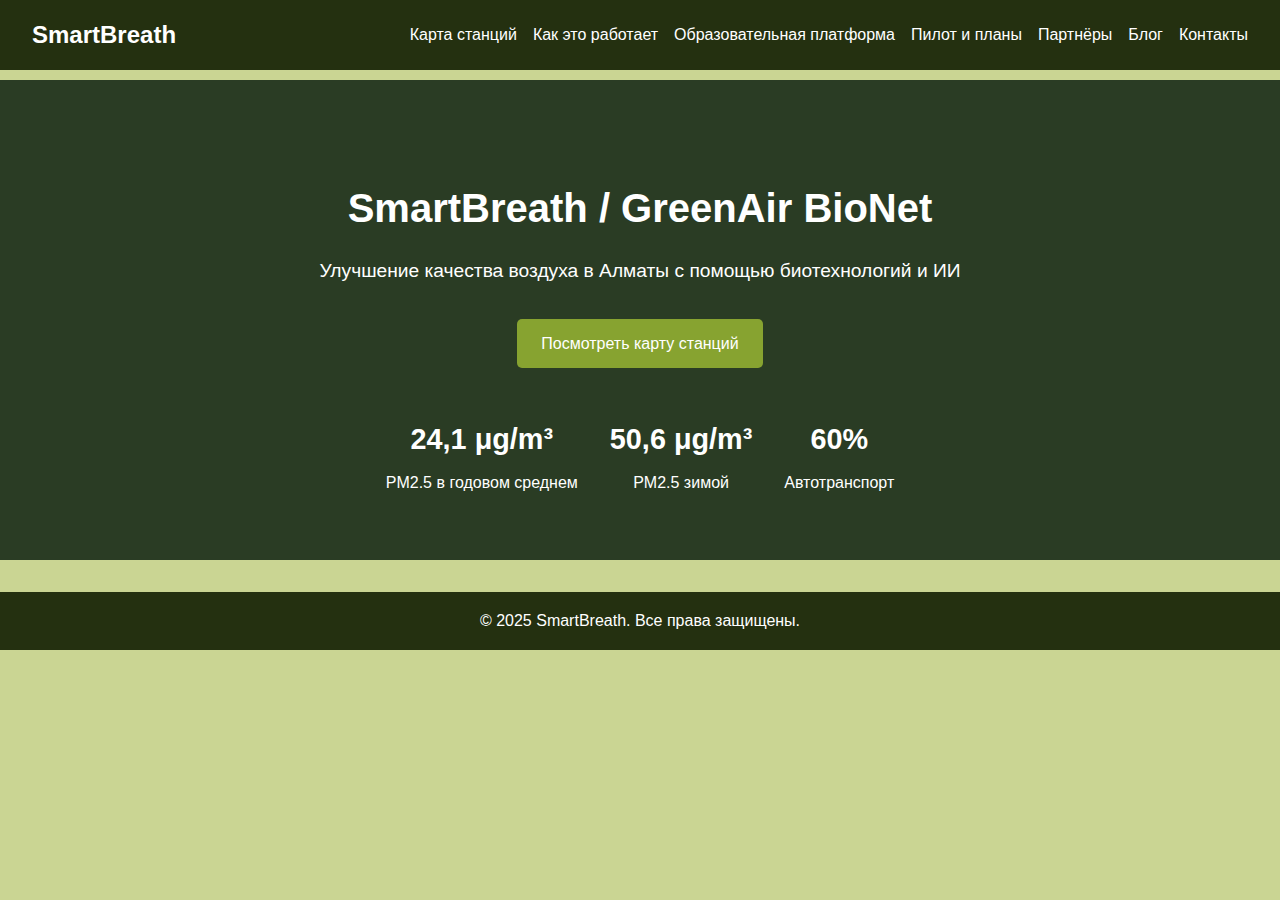
<file: smartbreath/index.html>
<!DOCTYPE html>
<html lang="ru">
<head>
  <meta charset="UTF-8">
  <meta name="viewport" content="width=device-width, initial-scale=1.0">
  <title>SmartBreath - Главная</title>
  <link rel="stylesheet" href="css/main.css">
  <script src="js/main.js"></script>
</head>
<body>
  <header class="site-header">
    <nav class="nav">
      <a href="index.html" class="logo">SmartBreath</a>
      <ul class="nav-links">
        <li><a href="map.html">Карта станций</a></li>
        <li><a href="how-it-works.html">Как это работает</a></li>
        <li><a href="education.html">Образовательная платформа</a></li>
        <li><a href="pilot.html">Пилот и планы</a></li>
        <li><a href="partners.html">Партнёры</a></li>
        <li><a href="news.html">Блог</a></li>
        <li><a href="contact.html">Контакты</a></li>
      </ul>
    </nav>
  </header>

  <main>
    <section class="hero">
      <div class="hero-content">
        <h1>SmartBreath / GreenAir BioNet</h1>
        <p>Улучшение качества воздуха в Алматы с помощью биотехнологий и ИИ</p>
        <a href="map.html" class="btn-primary">Посмотреть карту станций</a>
      </div>
      <div class="hero-stats">
        <div class="stat">
          <h2>24,1 μg/m³</h2>
          <p>PM2.5 в годовом среднем</p>
        </div>
        <div class="stat">
          <h2>50,6 μg/m³</h2>
          <p>PM2.5 зимой</p>
        </div>
        <div class="stat">
          <h2>60%</h2>
          <p>Автотранспорт</p>
        </div>
      </div>
    </section>
  </main>

  <footer class="site-footer">
    <p>&copy; 2025 SmartBreath. Все права защищены.</p>
  </footer>
</body>
</html>
</file>
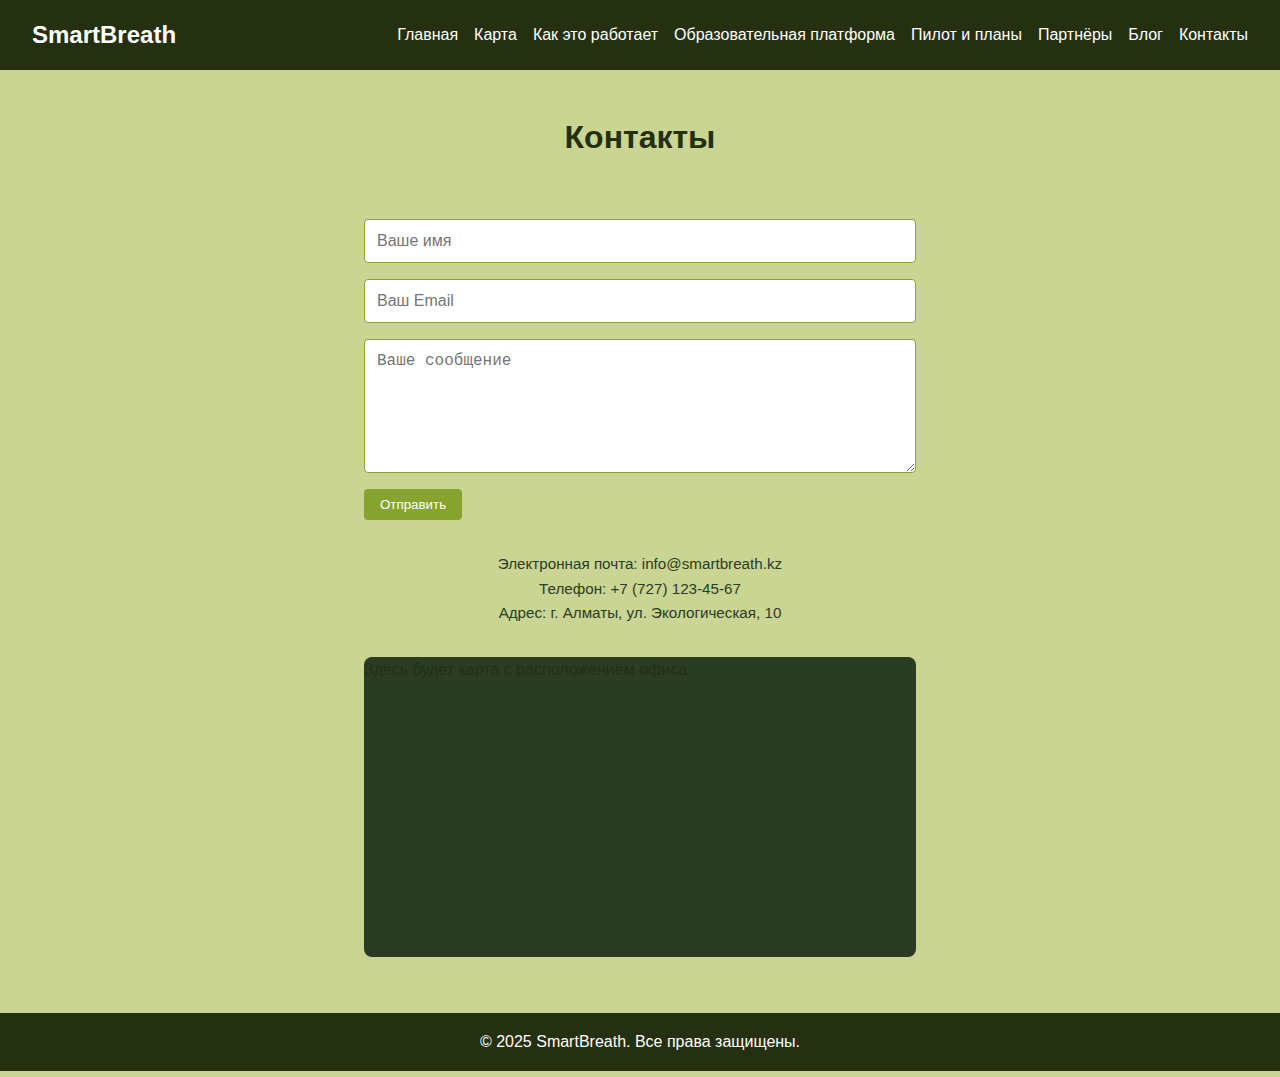
<file: smartbreath/contact.html>
<!-- contact.html -->
<!DOCTYPE html>
<html lang="ru">
<head>
  <meta charset="UTF-8">
  <meta name="viewport" content="width=device-width, initial-scale=1.0">
  <title>SmartBreath - Контакты</title>
  <link rel="stylesheet" href="css/main.css">
  <script src="js/main.js"></script>
  <style>
    .page-title { text-align: center; color: var(--color-1); margin: 2rem 0; }
    .contact-section { max-width: 600px; margin: 2rem auto; background: var(--color-4); padding: 1.5rem; border-radius: 8px; }
    .contact-section form { display: flex; flex-direction: column; gap: 1rem; }
    .contact-section input,
    .contact-section textarea { padding: 0.75rem; border: 1px solid var(--color-2); border-radius: 4px; font-size: 1rem; }
    .contact-section button { width: fit-content; padding: 0.5rem 1rem; background: var(--color-2); color: #fff; border: none; border-radius: 4px; cursor: pointer; }
    .contact-info { text-align: center; margin-top: 2rem; color: var(--color-5); font-size: 0.95rem; }
    .map-placeholder { width: 100%; height: 300px; background: var(--color-5); border-radius: 8px; margin-top: 2rem; }
  </style>
</head>
<body>
  <header class="site-header">
    <nav class="nav">
      <a href="index.html" class="logo">SmartBreath</a>
      <ul class="nav-links">
        <li><a href="index.html">Главная</a></li>
        <li><a href="map.html">Карта</a></li>
        <li><a href="how-it-works.html">Как это работает</a></li>
        <li><a href="education.html">Образовательная платформа</a></li>
        <li><a href="pilot.html">Пилот и планы</a></li>
        <li><a href="partners.html">Партнёры</a></li>
        <li><a href="news.html">Блог</a></li>
        <li><a href="contact.html">Контакты</a></li>
      </ul>
    </nav>
  </header>

  <main>
    <h1 class="page-title">Контакты</h1>
    <section class="contact-section">
      <form action="#" method="post">
        <input type="text" name="name" placeholder="Ваше имя" required>
        <input type="email" name="email" placeholder="Ваш Email" required>
        <textarea name="message" rows="6" placeholder="Ваше сообщение" required></textarea>
        <button type="submit">Отправить</button>
      </form>
      <div class="contact-info">
        <p>Электронная почта: info@smartbreath.kz</p>
        <p>Телефон: +7 (727) 123-45-67</p>
        <p>Адрес: г. Алматы, ул. Экологическая, 10</p>
      </div>
      <div class="map-placeholder">Здесь будет карта с расположением офиса</div>
    </section>
  </main>

  <footer class="site-footer">
    <p>&copy; 2025 SmartBreath. Все права защищены.</p>
  </footer>
</body>
</html>
</file>
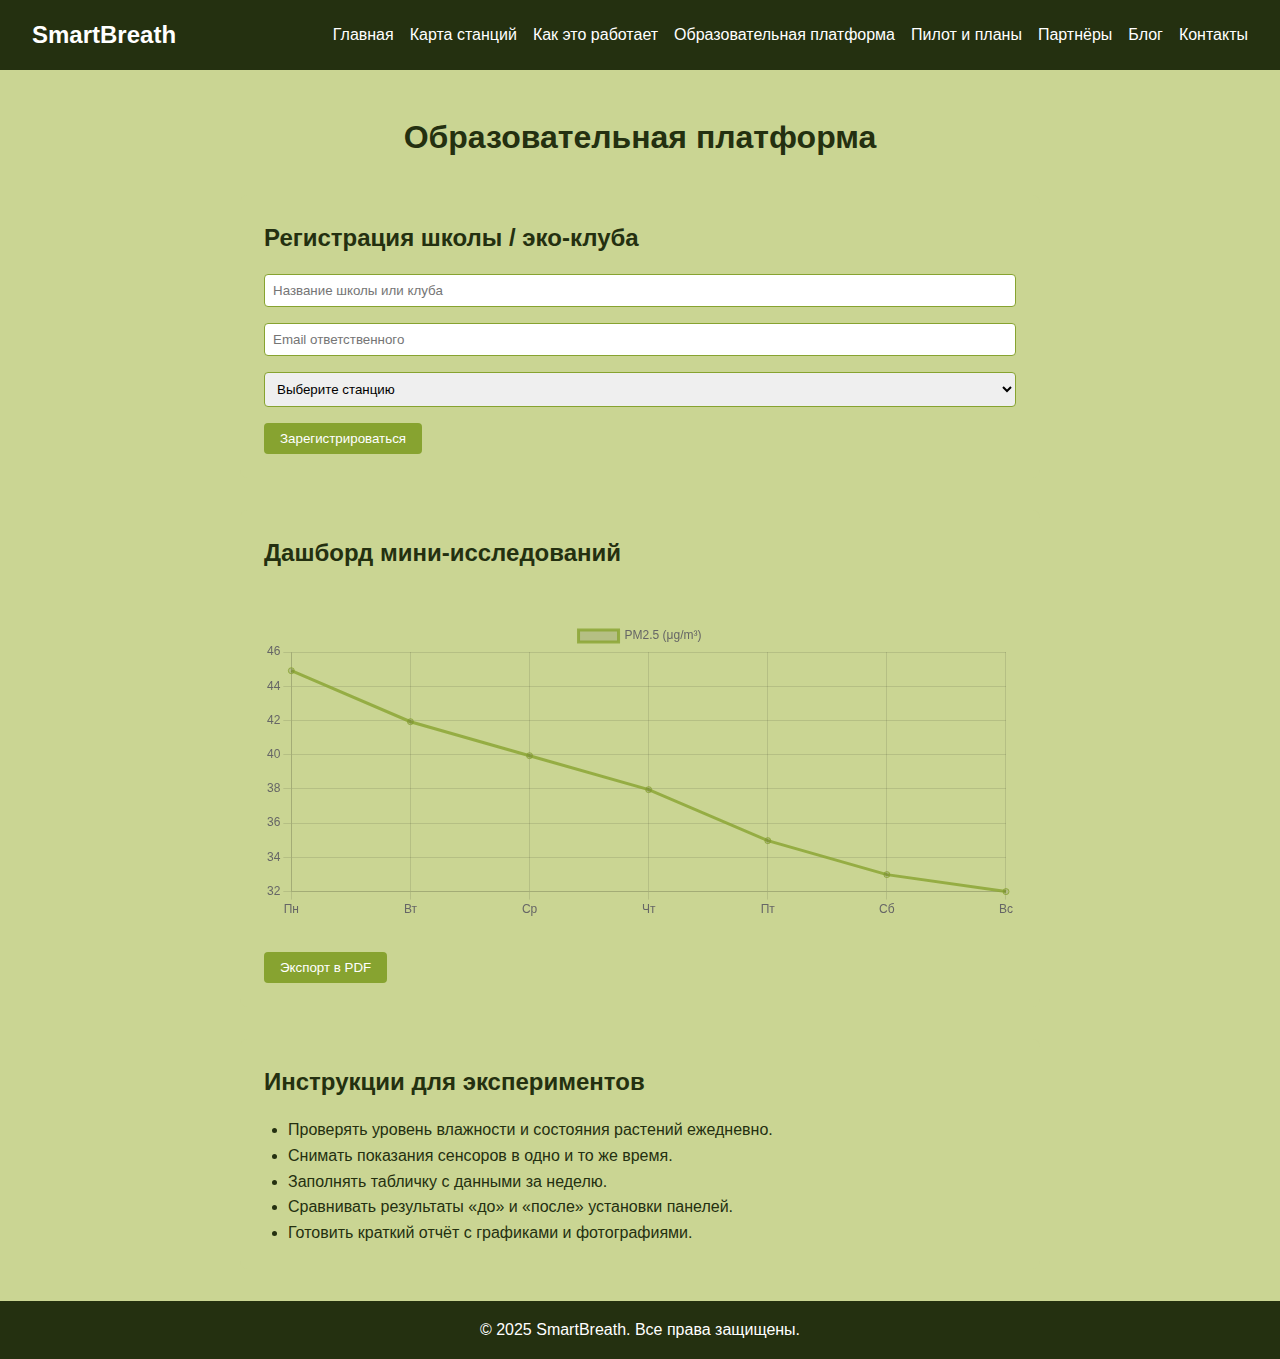
<file: smartbreath/education.html>
<!-- education.html -->
<!DOCTYPE html>
<html lang="ru">
<head>
  <meta charset="UTF-8">
  <meta name="viewport" content="width=device-width, initial-scale=1.0">
  <title>SmartBreath - Образовательная платформа</title>
  <link rel="stylesheet" href="css/main.css">
  <!-- Chart.js для графиков -->
  <script src="libs/chartjs/chart.min.js" defer></script>
  <script src="js/chart-init.js" defer></script>

  <style>
    .page-title { text-align: center; color: var(--color-1); margin: 2rem 0; }
    .section { max-width: 800px; margin: 2rem auto; background: var(--color-4); padding: 1.5rem; border-radius: 8px; }
    .section h2 { color: var(--color-1); margin-bottom: 1rem; }
    .section form { display: flex; flex-direction: column; gap: 1rem; }
    .section input, .section select { padding: 0.5rem; border: 1px solid var(--color-2); border-radius: 4px; }
    .section button { width: fit-content; padding: 0.5rem 1rem; background: var(--color-2); color: #fff; border: none; border-radius: 4px; cursor: pointer; }
    .dashboard { display: flex; flex-direction: column; gap: 2rem; }
    .chart-container { position: relative; height: 300px; }
    .instructions ul { list-style: disc; margin-left: 1.5rem; }
  </style>
</head>
<body>
  <header class="site-header">
    <nav class="nav">
      <a href="index.html" class="logo">SmartBreath</a>
      <ul class="nav-links">
        <li><a href="index.html">Главная</a></li>
        <li><a href="map.html">Карта станций</a></li>
        <li><a href="how-it-works.html">Как это работает</a></li>
        <li><a href="education.html">Образовательная платформа</a></li>
        <li><a href="pilot.html">Пилот и планы</a></li>
        <li><a href="partners.html">Партнёры</a></li>
        <li><a href="news.html">Блог</a></li>
        <li><a href="contact.html">Контакты</a></li>
      </ul>
    </nav>
  </header>

  <main>
    <h1 class="page-title">Образовательная платформа</h1>

    <!-- Форма регистрации / входа -->
    <section class="section">
      <h2>Регистрация школы / эко-клуба</h2>
      <form action="#" method="post">
        <input type="text" name="school" placeholder="Название школы или клуба" required>
        <input type="email" name="email" placeholder="Email ответственного" required>
        <select name="station">
          <option value="">Выберите станцию</option>
          <option>Школа №1</option>
          <option>Остановка А</option>
          <option>Парк</option>
        </select>
        <button type="submit">Зарегистрироваться</button>
      </form>
    </section>

    <!-- Дашборд с графиком -->
    <section class="section dashboard">
      <h2>Дашборд мини-исследований</h2>
      <div class="chart-container">
        <canvas id="researchChart"></canvas>
      </div>
      <button onclick="saveReport()">Экспорт в PDF</button>
    </section>

    <!-- Инструкции для учащихся -->
    <section class="section instructions">
      <h2>Инструкции для экспериментов</h2>
      <ul>
        <li>Проверять уровень влажности и состояния растений ежедневно.</li>
        <li>Снимать показания сенсоров в одно и то же время.</li>
        <li>Заполнять табличку с данными за неделю.</li>
        <li>Сравнивать результаты «до» и «после» установки панелей.</li>
        <li>Готовить краткий отчёт с графиками и фотографиями.</li>
      </ul>
    </section>
  </main>

  <footer class="site-footer">
    <p>&copy; 2025 SmartBreath. Все права защищены.</p>
  </footer>

  <!-- Скрипт для построения графика и экспорта -->
  <script>
    document.addEventListener('DOMContentLoaded', () => {
        initLineChart(
          'researchChart',
          ['Пн','Вт','Ср','Чт','Пт','Сб','Вс'],
          [45,42,40,38,35,33,32],
          'rgba(135,163,48,0.8)',
          { datasetLabel: 'PM2.5 (μg/m³)' }
        );
      });      

    function saveReport() {
      alert('Функция экспорта в PDF будет реализована позже');
    }
  </script>
</body>
</html>
</file>
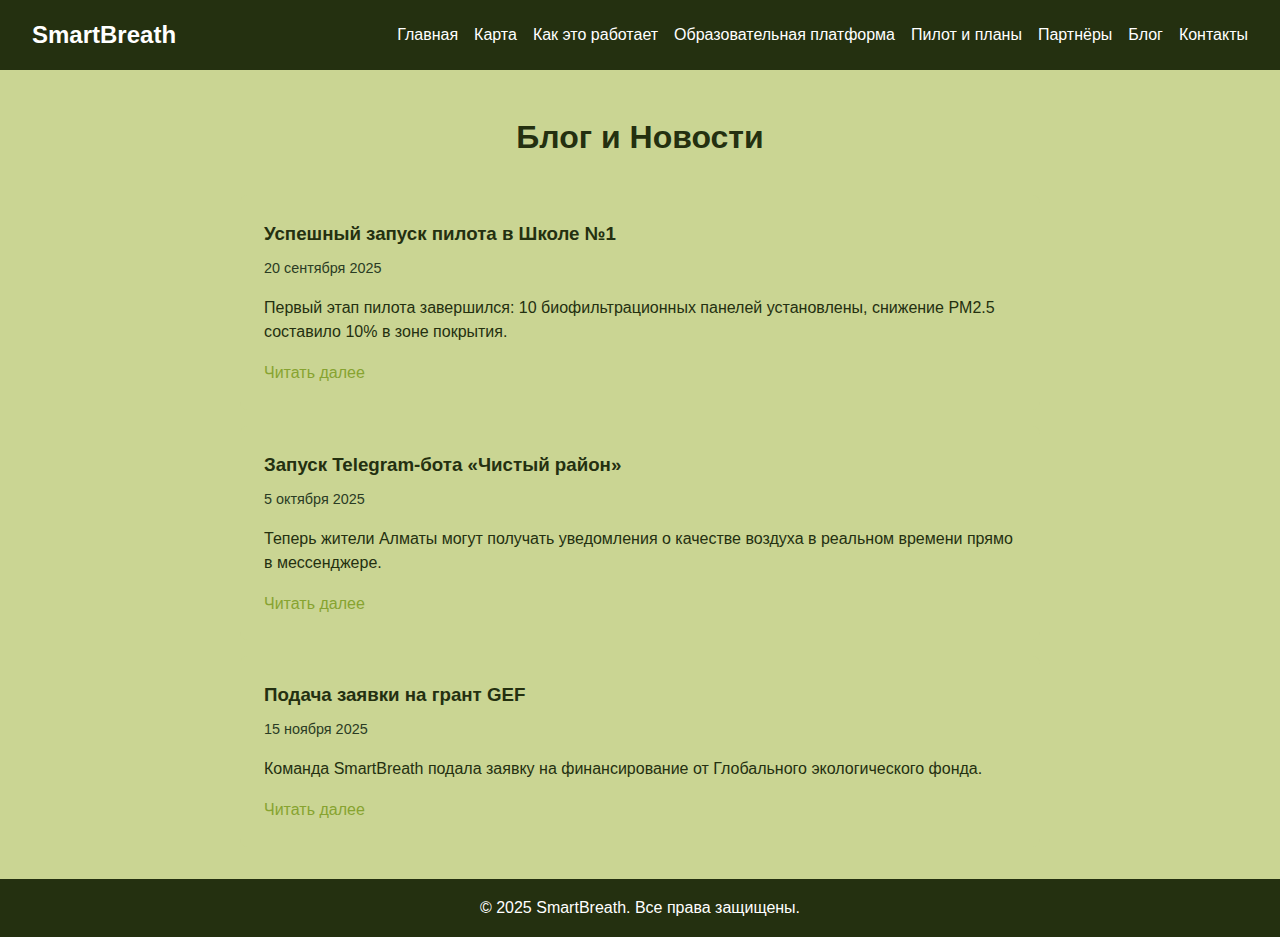
<file: smartbreath/news.html>
<!-- news.html -->
<!DOCTYPE html>
<html lang="ru">
<head>
  <meta charset="UTF-8">
  <meta name="viewport" content="width=device-width, initial-scale=1.0">
  <title>SmartBreath - Блог и Новости</title>
  <link rel="stylesheet" href="css/main.css">
  <script src="js/main.js"></script>
  <style>
    .page-title { text-align: center; color: var(--color-1); margin: 2rem 0; }
    .news-list { max-width: 800px; margin: 2rem auto; list-style: none; padding: 0; }
    .news-item { background: var(--color-4); padding: 1.5rem; margin-bottom: 1rem; border-radius: 8px; }
    .news-item h3 { margin-bottom: 0.5rem; color: var(--color-1); }
    .news-item .meta { font-size: 0.9rem; color: var(--color-5); margin-bottom: 1rem; }
    .news-item p { line-height: 1.5; margin-bottom: 1rem; }
    .news-item a { color: var(--color-2); text-decoration: none; font-weight: 500; }
  </style>
</head>
<body>
  <header class="site-header">
    <nav class="nav">
      <a href="index.html" class="logo">SmartBreath</a>
      <ul class="nav-links">
        <li><a href="index.html">Главная</a></li>
        <li><a href="map.html">Карта</a></li>
        <li><a href="how-it-works.html">Как это работает</a></li>
        <li><a href="education.html">Образовательная платформа</a></li>
        <li><a href="pilot.html">Пилот и планы</a></li>
        <li><a href="partners.html">Партнёры</a></li>
        <li><a href="news.html">Блог</a></li>
        <li><a href="contact.html">Контакты</a></li>
      </ul>
    </nav>
  </header>

  <main>
    <h1 class="page-title">Блог и Новости</h1>
    <ul class="news-list">
      <li class="news-item">
        <h3>Успешный запуск пилота в Школе №1</h3>
        <div class="meta">20 сентября 2025</div>
        <p>Первый этап пилота завершился: 10 биофильтрационных панелей установлены, снижение PM2.5 составило 10% в зоне покрытия.</p>
        <a href="#">Читать далее</a>
      </li>
      <li class="news-item">
        <h3>Запуск Telegram-бота «Чистый район»</h3>
        <div class="meta">5 октября 2025</div>
        <p>Теперь жители Алматы могут получать уведомления о качестве воздуха в реальном времени прямо в мессенджере.</p>
        <a href="#">Читать далее</a>
      </li>
      <li class="news-item">
        <h3>Подача заявки на грант GEF</h3>
        <div class="meta">15 ноября 2025</div>
        <p>Команда SmartBreath подала заявку на финансирование от Глобального экологического фонда.</p>
        <a href="#">Читать далее</a>
      </li>
    </ul>
  </main>

  <footer class="site-footer">
    <p>&copy; 2025 SmartBreath. Все права защищены.</p>
  </footer>
</body>
</html>
</file>
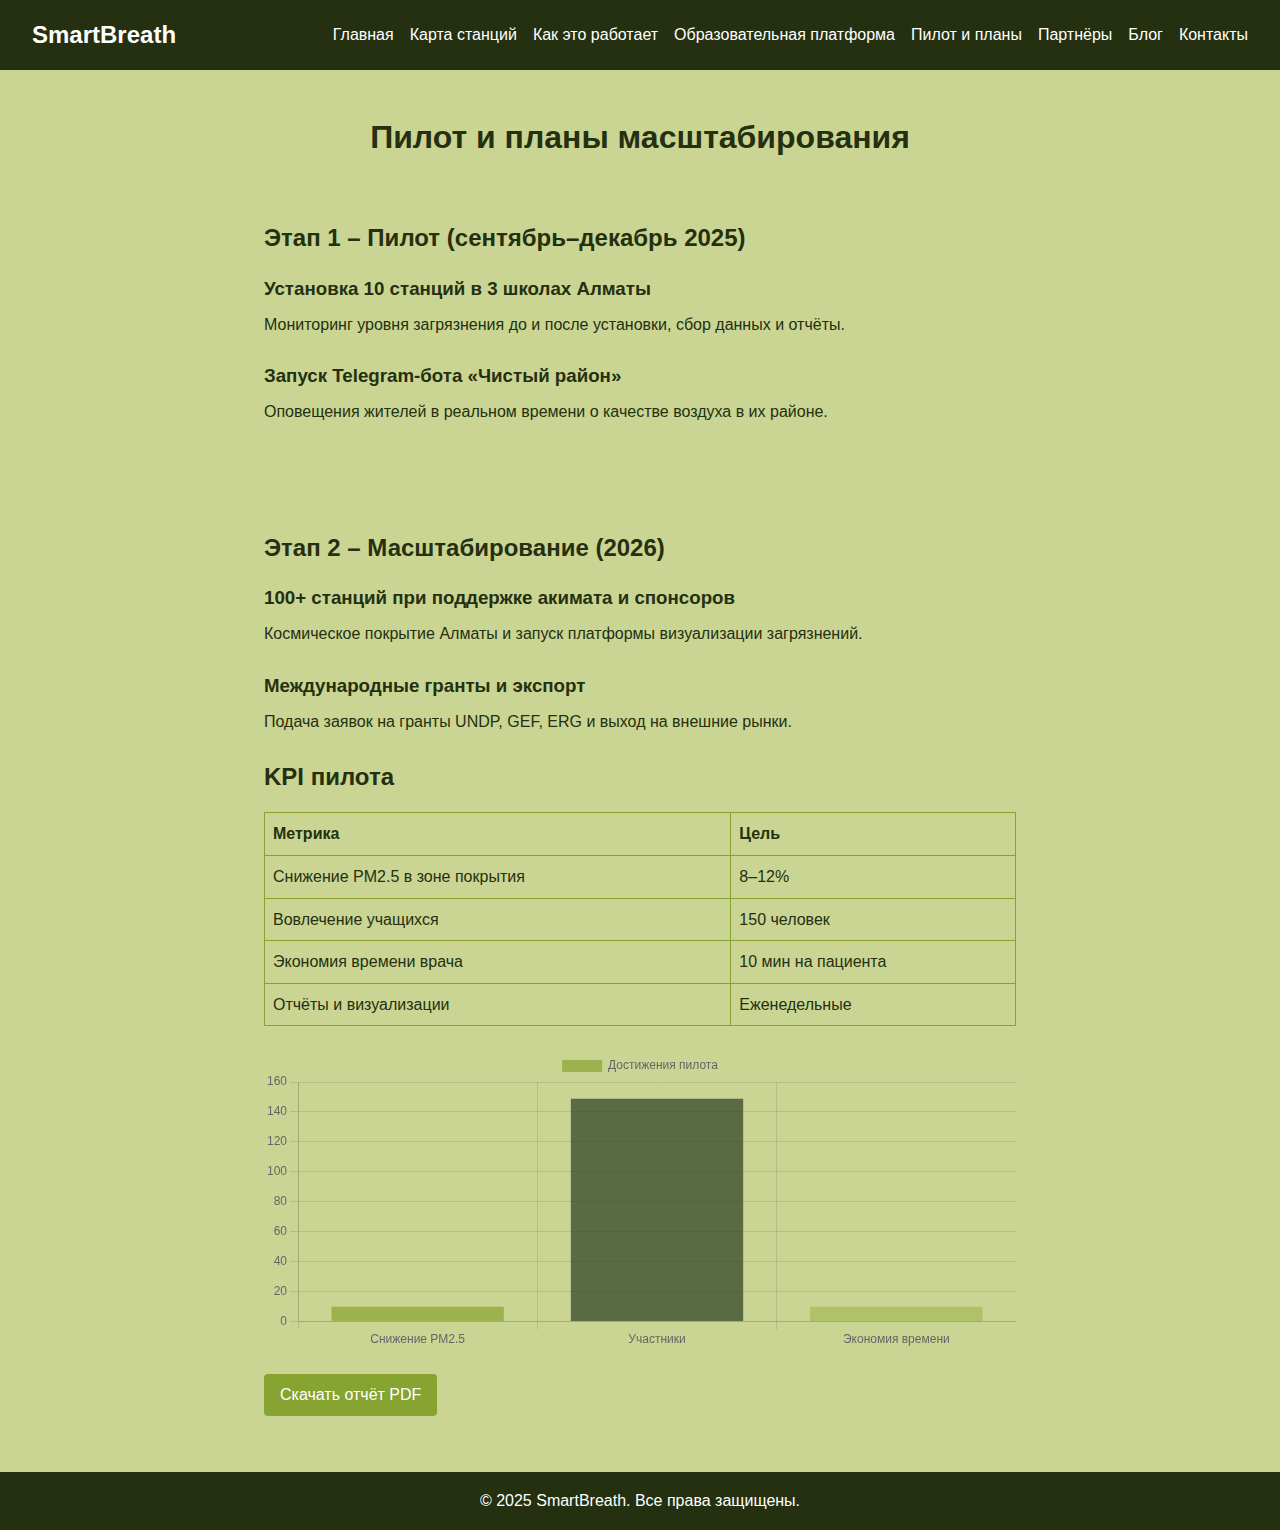
<file: smartbreath/pilot.html>
<!-- pilot.html -->
<!DOCTYPE html>
<html lang="ru">
<head>
  <meta charset="UTF-8">
  <meta name="viewport" content="width=device-width, initial-scale=1.0">
  <title>SmartBreath - Пилот и планы</title>
  <link rel="stylesheet" href="css/main.css">
  <!-- Chart.js для графика KPI -->
  <script src="libs/chartjs/chart.min.js" defer></script>
  <script src="js/chart-init.js" defer></script>

  <style>
    .page-title { text-align: center; color: var(--color-1); margin: 2rem 0; }
    .section { max-width: 800px; margin: 2rem auto; background: var(--color-4); padding: 1.5rem; border-radius: 8px; }
    .section h2 { color: var(--color-1); margin-bottom: 1rem; }
    .timeline { list-style: none; padding-left: 0; }
    .timeline-item { margin-bottom: 1.5rem; }
    .timeline-item h3 { margin-bottom: 0.5rem; }
    .kpi-table { width: 100%; border-collapse: collapse; margin-bottom: 1.5rem; }
    .kpi-table th, .kpi-table td { border: 1px solid var(--color-2); padding: 0.5rem; text-align: left; }
    .chart-container { position: relative; height: 300px; margin-bottom: 1.5rem; }
    .btn-report { display: inline-block; background: var(--color-2); color: #fff; padding: 0.5rem 1rem; border-radius: 4px; text-decoration: none; }
  </style>
</head>
<body>
  <header class="site-header">
    <nav class="nav">
      <a href="index.html" class="logo">SmartBreath</a>
      <ul class="nav-links">
        <li><a href="index.html">Главная</a></li>
        <li><a href="map.html">Карта станций</a></li>
        <li><a href="how-it-works.html">Как это работает</a></li>
        <li><a href="education.html">Образовательная платформа</a></li>
        <li><a href="pilot.html">Пилот и планы</a></li>
        <li><a href="partners.html">Партнёры</a></li>
        <li><a href="news.html">Блог</a></li>
        <li><a href="contact.html">Контакты</a></li>
      </ul>
    </nav>
  </header>

  <main>
    <h1 class="page-title">Пилот и планы масштабирования</h1>

    <section class="section">
      <h2>Этап 1 – Пилот (сентябрь–декабрь 2025)</h2>
      <ul class="timeline">
        <li class="timeline-item">
          <h3>Установка 10 станций в 3 школах Алматы</h3>
          <p>Мониторинг уровня загрязнения до и после установки, сбор данных и отчёты.</p>
        </li>
        <li class="timeline-item">
          <h3>Запуск Telegram-бота «Чистый район»</h3>
          <p>Оповещения жителей в реальном времени о качестве воздуха в их районе.</p>
        </li>
      </ul>
    </section>

    <section class="section">
      <h2>Этап 2 – Масштабирование (2026)</h2>
      <ul class="timeline">
        <li class="timeline-item">
          <h3>100+ станций при поддержке акимата и спонсоров</h3>
          <p>Космическое покрытие Алматы и запуск платформы визуализации загрязнений.</p>
        </li>
        <li class="timeline-item">
          <h3>Международные гранты и экспорт</h3>
          <p>Подача заявок на гранты UNDP, GEF, ERG и выход на внешние рынки.</p>
        </li>
      </ul>

      <h2>KPI пилота</h2>
      <table class="kpi-table">
        <thead>
          <tr><th>Метрика</th><th>Цель</th></tr>
        </thead>
        <tbody>
          <tr><td>Снижение PM2.5 в зоне покрытия</td><td>8–12%</td></tr>
          <tr><td>Вовлечение учащихся</td><td>150 человек</td></tr>
          <tr><td>Экономия времени врача</td><td>10 мин на пациента</td></tr>
          <tr><td>Отчёты и визуализации</td><td>Еженедельные</td></tr>
        </tbody>
      </table>

      <div class="chart-container">
        <canvas id="pilotChart"></canvas>
      </div>
      <a href="#" class="btn-report" onclick="downloadReport()">Скачать отчёт PDF</a>
    </section>
  </main>

  <footer class="site-footer">
    <p>&copy; 2025 SmartBreath. Все права защищены.</p>
  </footer>

  <script>
    document.addEventListener('DOMContentLoaded', () => {
        initBarChart(
          'pilotChart',
          ['Снижение PM2.5', 'Участники', 'Экономия времени'],
          [10,150,10],
          ['rgba(135,163,48,0.7)','rgba(42,60,36,0.7)','rgba(135,163,48,0.4)'],
          { datasetLabel: 'Достижения пилота' }
        );
      });      
    function downloadReport() {
      alert('Экспорт PDF будет реализован позже.');
    }
  </script>
</body>
</html>
</file>
<file: smartbreath/css/main.css>
/* css/main.css */
:root {
    --color-1: #243010;
    --color-2: #87a330;
    --color-3: #a1c349;
    --color-4: #cad593;
    --color-5: #2a3c24;
    --text-light: #ffffff;
    --text-dark: #243010;
    }
    
    *{
    margin: 0;
    padding: 0;
    box-sizing: border-box;
    }
    
    body {
    font-family: Arial, sans-serif;
    background-color: var(--color-4);
    color: var(--text-dark);
    line-height: 1.6;
    }
    
    /* Header и навигация */
    .site-header {
    position: fixed;
    top: 0;
    left: 0;
    width: 100%;
    background-color: var(--color-1);
    padding: 1rem 2rem;
    z-index: 1000;
    transition: transform 0.3s ease;
    }
    
    .site-header.hidden {
    transform: translateY(-100%);
    }
    
    .nav {
    display: flex;
    justify-content: space-between;
    align-items: center;
    }
    
    .logo {
    font-size: 1.5rem;
    color: var(--text-light);
    text-decoration: none;
    font-weight: bold;
    }
    
    .nav-links {
    list-style: none;
    display: flex;
    gap: 1rem;
    }
    
    .nav-links li a {
    color: var(--text-light);
    text-decoration: none;
    font-weight: 500;
    }
    
    /* Бургер-меню */
    .burger-btn {
    display: none;
    flex-direction: column;
    justify-content: space-between;
    width: 24px;
    height: 18px;
    cursor: pointer;
    }
    
    .burger-btn span {
    display: block;
    height: 3px;
    background: var(--text-light);
    border-radius: 2px;
    transition: 0.3s;
    }
    
    .burger-btn.active span:nth-child(1) {
    transform: translateY(7.5px) rotate(45deg);
    }
    .burger-btn.active span:nth-child(2) {
    opacity: 0;
    }
    .burger-btn.active span:nth-child(3) {
    transform: translateY(-7.5px) rotate(-45deg);
    }
    
    /* Мобильные стили */
    @media (max-width: 768px) {
    .burger-btn {
    display: flex;
    }
    .nav-links {
    position: absolute;
    top: 100%;
    right: 0;
    background: var(--color-1);
    flex-direction: column;
    width: 200px;
    transform: translateX(100%);
    transition: transform 0.3s ease;
    }
    .nav-links.open {
    transform: translateX(0);
    }
    }
    
    /* Hero */
    .hero {
    display: flex;
    flex-direction: column;
    align-items: center;
    text-align: center;
    padding: 6rem 2rem 4rem;
    background-color: var(--color-5);
    color: var(--text-light);
    }
    
    .hero-content h1 {
    font-size: 2.5rem;
    margin-bottom: 1rem;
    }
    
    .hero-content p {
    font-size: 1.2rem;
    margin-bottom: 2rem;
    }
    
    .btn-primary {
    display: inline-block;
    background-color: var(--color-2);
    color: var(--text-light);
    padding: 0.75rem 1.5rem;
    text-decoration: none;
    font-size: 1rem;
    border-radius: 5px;
    }
    
    .hero-stats {
    display: flex;
    justify-content: center;
    gap: 2rem;
    margin-top: 3rem;
    }
    
    .stat h2 {
    font-size: 1.8rem;
    margin-bottom: 0.5rem;
    }
    
    .stat p {
    font-size: 1rem;
    }
    
    /* Модальные окна */
    .modal {
    position: fixed;
    top: 0;
    left: 0;
    width: 100vw;
    height: 100vh;
    background: rgba(0, 0, 0, 0.5);
    display: none;
    justify-content: center;
    align-items: center;
    z-index: 2000;
    }
    .modal.visible {
    display: flex;
    }
    .modal-content {
    background: #fff;
    padding: 2rem;
    border-radius: 8px;
    max-width: 90%;
    position: relative;
    }
    .modal-close {
    position: absolute;
    top: 0.5rem;
    right: 0.5rem;
    background: none;
    border: none;
    font-size: 1.2rem;
    cursor: pointer;
    }
    
    /* Основной контент */
    main {
    padding-top: 5rem; /* отступ под фиксированный header */
    }
    
    /* Footer */
    .site-footer {
    background-color: var(--color-1);
    text-align: center;
    padding: 1rem;
    color: var(--text-light);
    margin-top: 2rem;
    }
</file>
